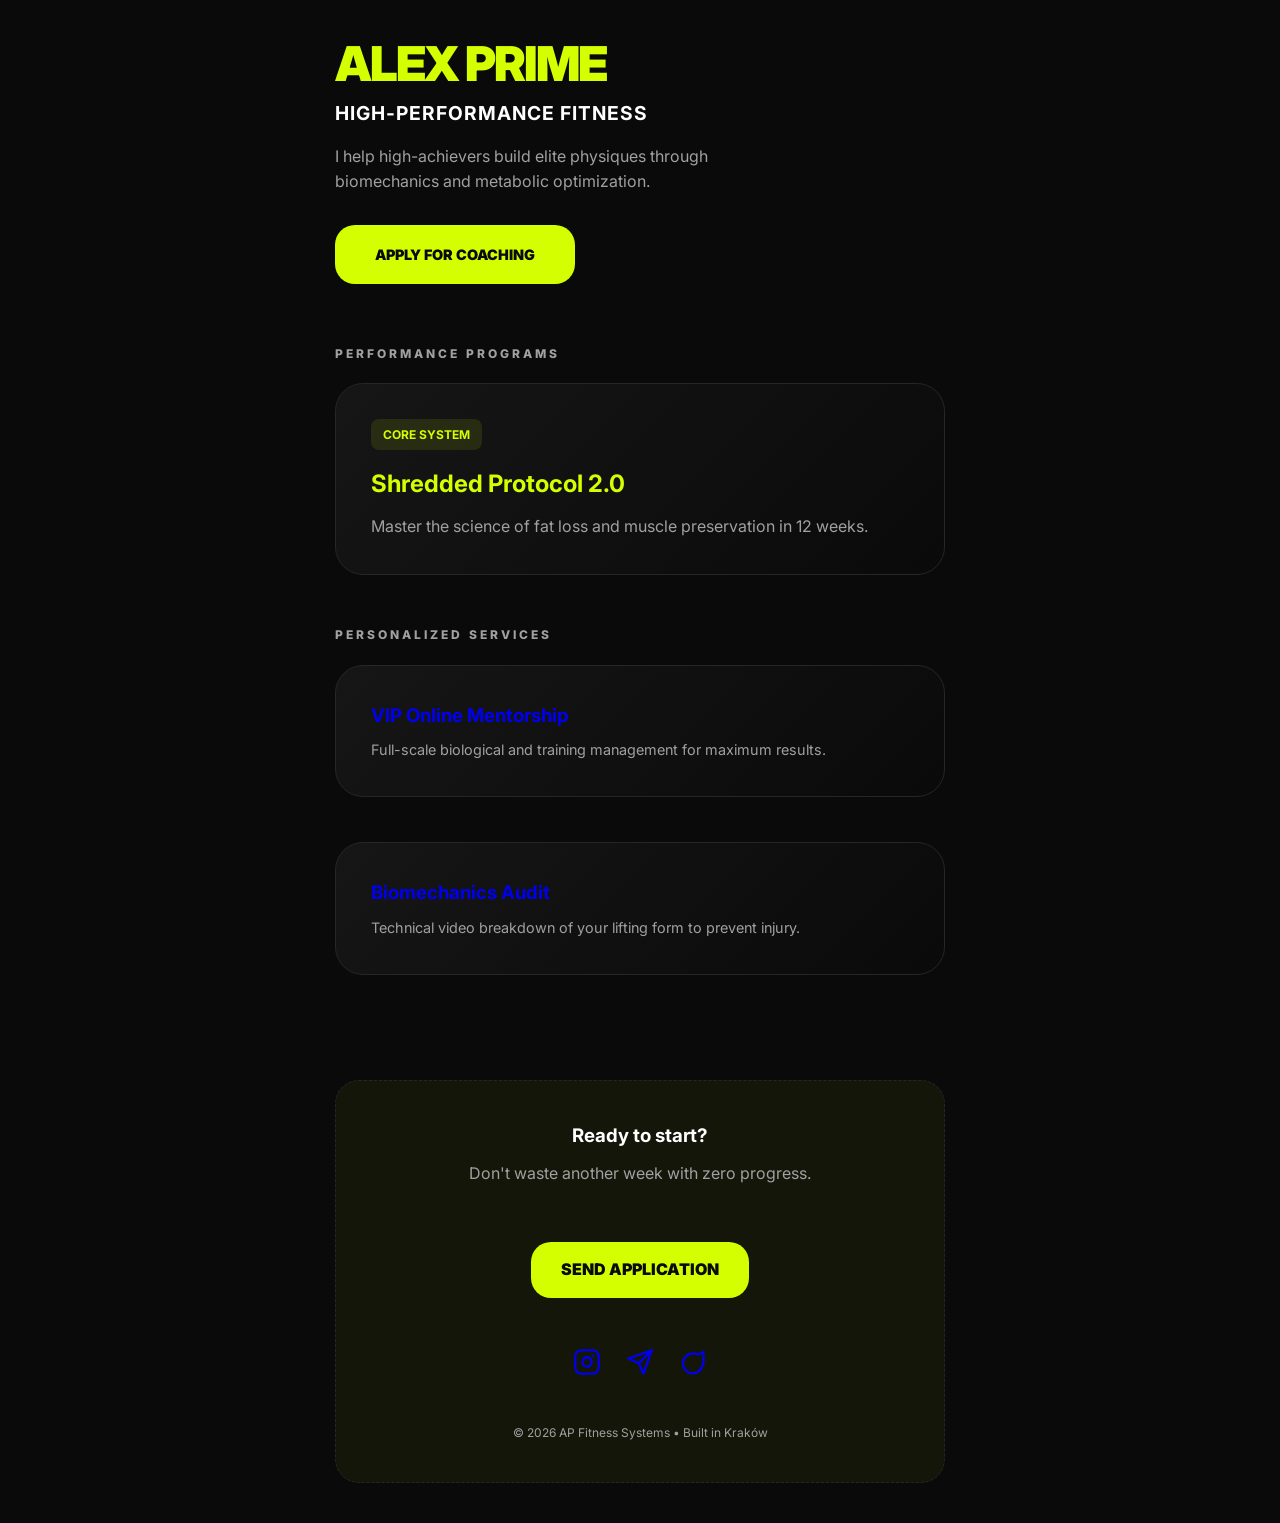
<file: index.html>
<!DOCTYPE html>
<html lang="en">
<head>
    <meta charset="UTF-8">
    <meta name="viewport" content="width=device-width, initial-scale=1.0">
    <title>Alex Prime | Elite Performance Coaching</title>
    <link href="https://fonts.googleapis.com/css2?family=Inter:wght@400;700;900&display=swap" rel="stylesheet">
    <link rel="stylesheet" href="style.css">
</head>
<body>
    <div class="wrapper">
        <header style="margin-bottom: 60px; text-align: left;">
            <h1 style="color: var(--accent-lime);">Alex Prime</h1>
            <p style="font-size: 1.2rem; margin-top: 10px; font-weight: 700; text-transform: uppercase; letter-spacing: 1px;">High-Performance Fitness</p>
            <p style="color: var(--text-gray); max-width: 450px; margin-top: 15px;">
                I help high-achievers build elite physiques through biomechanics and metabolic optimization.
            </p>
            
            <a href="contact.html" class="btn-main" style="margin-top: 30px; display: inline-block; width: auto; padding: 18px 40px; font-size: 0.9rem;">
                APPLY FOR COACHING
            </a>
        </header>

        <span class="section-label">Performance Programs</span>
        <a href="masterclass.html" class="info-card">
            <span class="feature-tag">CORE SYSTEM</span>
            <h2>Shredded Protocol 2.0</h2>
            <p style="color: var(--text-gray);">Master the science of fat loss and muscle preservation in 12 weeks.</p>
        </a>

        <span class="section-label">Personalized Services</span>
        <div style="display: grid; gap: 20px;">
            <a href="service.html" class="info-card">
                <h3>VIP Online Mentorship</h3>
                <p style="color: var(--text-gray); font-size: 0.9rem; margin-top: 8px;">Full-scale biological and training management for maximum results.</p>
            </a>
            
            <a href="audit-detail.html" class="info-card">
                <h3>Biomechanics Audit</h3>
                <p style="color: var(--text-gray); font-size: 0.9rem; margin-top: 8px;">Technical video breakdown of your lifting form to prevent injury.</p>
            </a>
        </div>

        <footer style="margin-top: 80px; padding: 40px; background: rgba(212, 255, 0, 0.05); border-radius: 24px; border: 1px dashed var(--border); text-align: center;">
            <h3 style="margin-bottom: 10px;">Ready to start?</h3>
            <p style="color: var(--text-gray); margin-bottom: 25px;">Don't waste another week with zero progress.</p>
    
            <a href="contact.html?service=general-inquiry" class="btn-main" style="padding: 15px 30px; display: inline-block; margin-bottom: 30px;">SEND APPLICATION</a>

            <div style="display: flex; justify-content: center; gap: 25px; margin-top: 20px;">
                <!-- Instagram -->
                <a href="https://www.instagram.com" target="_blank" class="social-icon">
                  <svg width="28" height="28" viewBox="0 0 24 24" fill="none" stroke="currentColor" stroke-width="2" stroke-linecap="round" stroke-linejoin="round"><rect x="2" y="2" width="20" height="20" rx="5" ry="5"></rect><path d="M16 11.37A4 4 0 1 1 12.63 8 4 4 0 0 1 16 11.37z"></path><line x1="17.5" y1="6.5" x2="17.51" y2="6.5"></line></svg>
                </a>
                <!-- Telegram -->
                <a href="https://t.me" target="_blank" class="social-icon">
                  <svg width="28" height="28" viewBox="0 0 24 24" fill="none" stroke="currentColor" stroke-width="2" stroke-linecap="round" stroke-linejoin="round"><line x1="22" y1="2" x2="11" y2="13"></line><polygon points="22 2 15 22 11 13 2 9 22 2"></polygon></svg>
                </a>
                <!-- WhatsApp -->
                <a href="https://wa.me" target="_blank" class="social-icon">
                  <svg width="28" height="28" viewBox="0 0 24 24" fill="none" stroke="currentColor" stroke-width="2" stroke-linecap="round" stroke-linejoin="round"><path d="M21 11.5a8.38 8.38 0 0 1-.9 3.8 8.5 8.5 0 1 1-7.6-10.6 8.38 8.38 0 0 1 3.8.9L21 3.5Z"></path></svg>
                </a>
            </div>

            <p style="margin-top: 40px; color: var(--text-gray); font-size: 0.75rem;">© 2026 AP Fitness Systems • Built in Kraków</p>
        </footer>
    </div>

    <script src="script.js"></script>
</body>
</html>
</file>
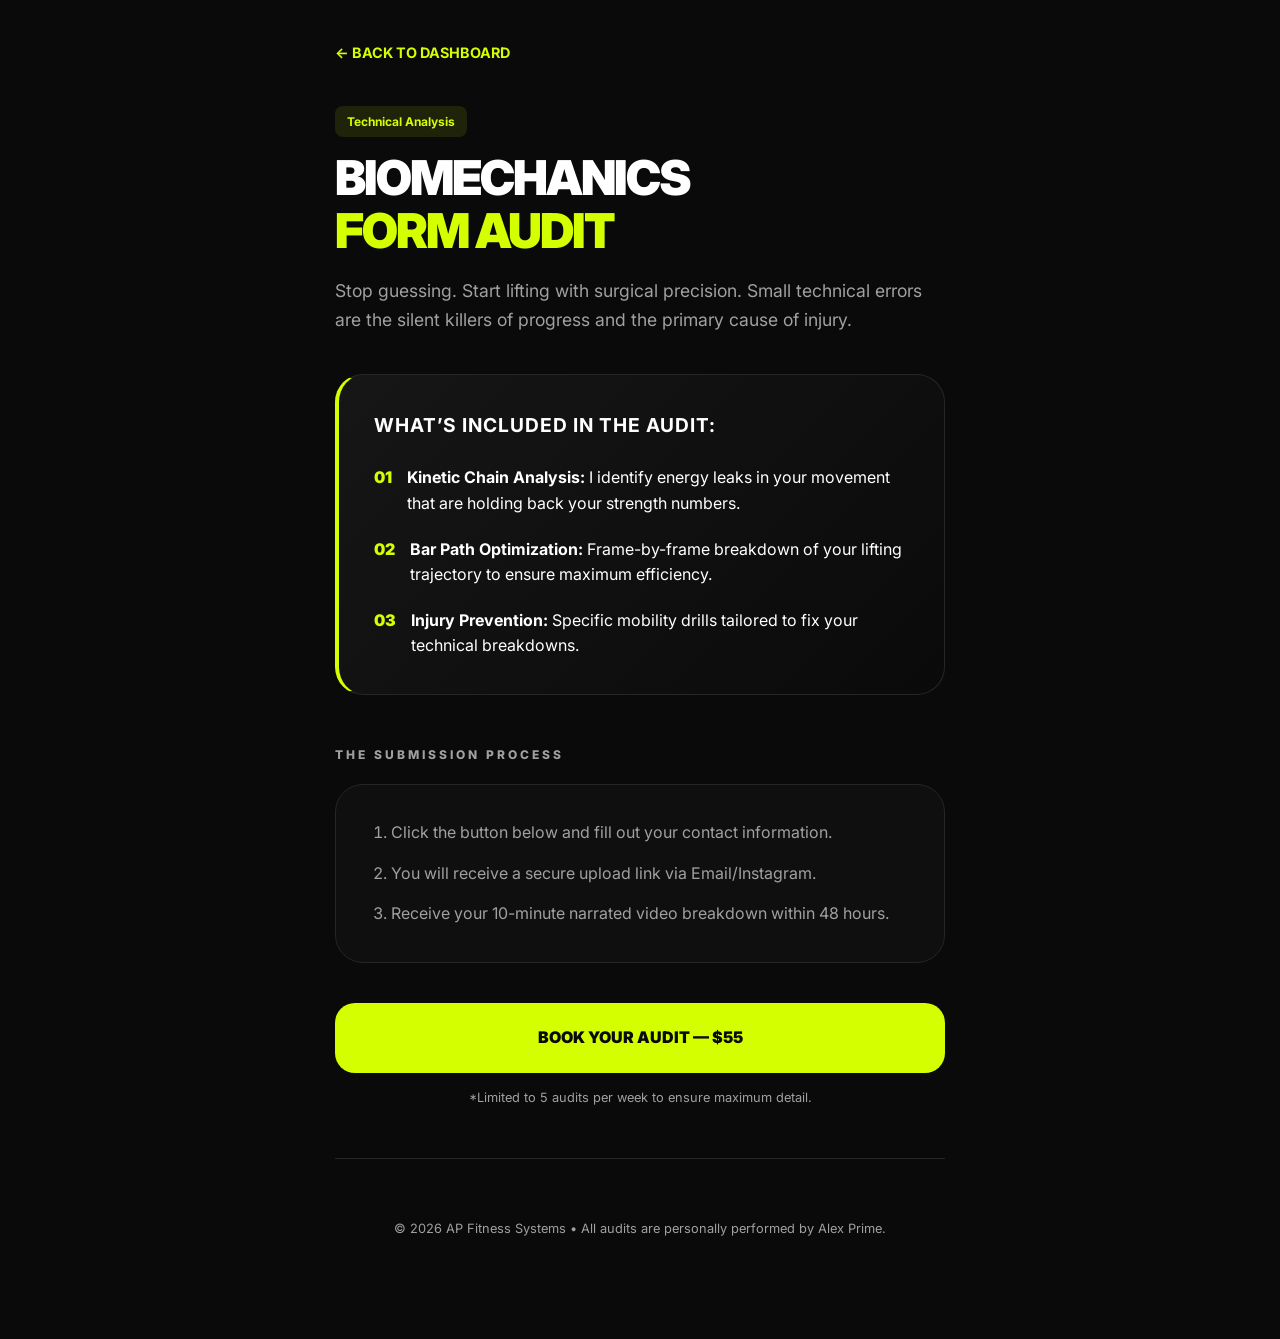
<file: audit-detail.html>
<!DOCTYPE html>
<html lang="en">
<head>
    <meta charset="UTF-8">
    <meta name="viewport" content="width=device-width, initial-scale=1.0">
    <title>Biomechanics Audit | Alex Prime</title>
    <link href="https://fonts.googleapis.com/css2?family=Inter:wght@400;700;900&display=swap" rel="stylesheet">
    <link rel="stylesheet" href="style.css">
</head>
<body>
    <div class="wrapper">
        <nav style="margin-bottom: 40px;">
            <a href="index.html" style="color: var(--accent-lime); text-decoration: none; font-weight: 700; font-size: 0.9rem;">← BACK TO DASHBOARD</a>
        </nav>

        <header style="margin-bottom: 40px;">
            <span class="feature-tag">Technical Analysis</span>
            <h1 style="line-height: 1.1;">Biomechanics <br><span style="color: var(--accent-lime);">Form Audit</span></h1>
            <p style="color: var(--text-gray); margin-top: 20px; font-size: 1.1rem;">
                Stop guessing. Start lifting with surgical precision. Small technical errors are the silent killers of progress and the primary cause of injury.
            </p>
        </header>

        <div class="info-card" style="border-left: 4px solid var(--accent-lime);">
            <h2 style="color: var(--text-white); text-transform: uppercase; font-size: 1.2rem; letter-spacing: 1px;">What’s included in the audit:</h2>
            
            <div style="margin-top: 25px; display: grid; gap: 20px;">
                <div style="display: flex; gap: 15px;">
                    <span style="color: var(--accent-lime); font-weight: 900;">01</span>
                    <p><strong style="color: var(--white);">Kinetic Chain Analysis:</strong> I identify energy leaks in your movement that are holding back your strength numbers.</p>
                </div>
                <div style="display: flex; gap: 15px;">
                    <span style="color: var(--accent-lime); font-weight: 900;">02</span>
                    <p><strong style="color: var(--white);">Bar Path Optimization:</strong> Frame-by-frame breakdown of your lifting trajectory to ensure maximum efficiency.</p>
                </div>
                <div style="display: flex; gap: 15px;">
                    <span style="color: var(--accent-lime); font-weight: 900;">03</span>
                    <p><strong style="color: var(--white);">Injury Prevention:</strong> Specific mobility drills tailored to fix your technical breakdowns.</p>
                </div>
            </div>
        </div>

        <span class="section-label">The Submission Process</span>
        <div class="info-card" style="background: rgba(255,255,255,0.02);">
            <ol style="padding-left: 20px; color: var(--text-gray); display: grid; gap: 15px;">
                <li>Click the button below and fill out your contact information.</li>
                <li>You will receive a secure upload link via Email/Instagram.</li>
                <li>Receive your 10-minute narrated video breakdown within 48 hours.</li>
            </ol>
        </div>

        <div style="margin-top: 40px;">
            <a href="contact.html" class="btn-main" style="display: block; text-decoration: none;">
                BOOK YOUR AUDIT — $55
            </a>
            <p style="text-align: center; color: var(--text-gray); font-size: 0.8rem; margin-top: 15px;">
                *Limited to 5 audits per week to ensure maximum detail.
            </p>
        </div>

        <footer>
            <p style="color: var(--text-gray); font-size: 0.8rem;">© 2026 AP Fitness Systems • All audits are personally performed by Alex Prime.</p>
        </footer>
    </div>

    <script src="script.js"></script>
</body>
</html>
</file>
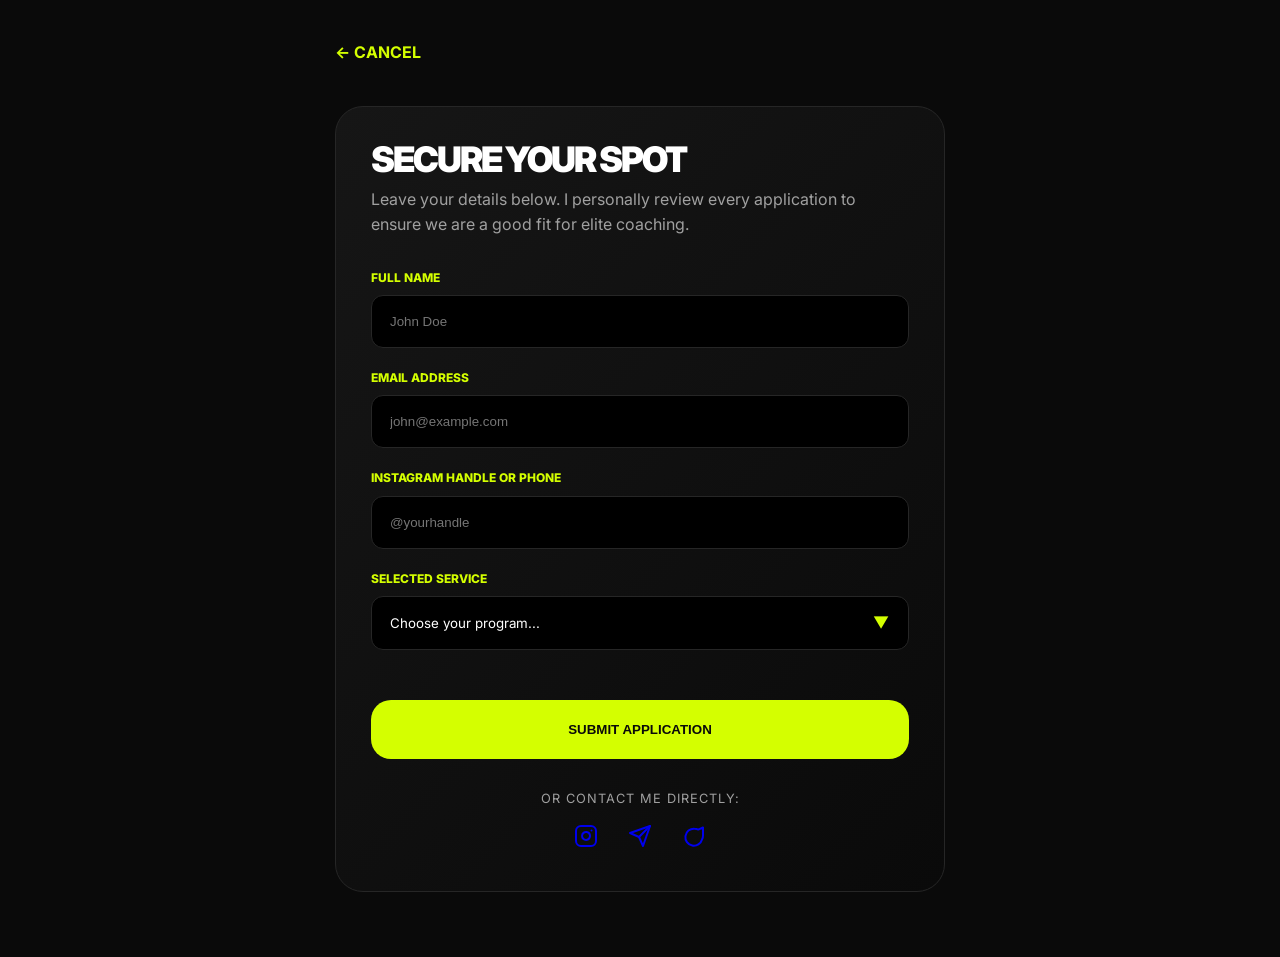
<file: contact.html>
<!DOCTYPE html>
<html lang="en">
<head>
    <meta charset="UTF-8">
    <meta name="viewport" content="width=device-width, initial-scale=1.0">
    <title>Start Your Transformation | Alex Prime</title>
    <link href="https://fonts.googleapis.com/css2?family=Inter:wght@400;700;900&display=swap" rel="stylesheet">
    <link rel="stylesheet" href="style.css">
</head>
<body>
    <div class="wrapper">
        <nav style="margin-bottom: 40px;"><a href="index.html" style="color: var(--accent-lime); text-decoration: none; font-weight: 700;">← CANCEL</a></nav>

        <div class="info-card">
            <h1 style="font-size: 2.2rem; margin-bottom: 10px;">Secure Your Spot</h1>
            <p style="color: var(--text-gray); margin-bottom: 30px;">Leave your details below. I personally review every application to ensure we are a good fit for elite coaching.</p>

            <form id="lead-form" style="display: grid; gap: 20px;">
                <div>
                    <label style="display: block; font-size: 0.75rem; color: var(--accent-lime); text-transform: uppercase; margin-bottom: 8px; font-weight: 800;">Full Name</label>
                    <input type="text" required placeholder="John Doe" style="width: 100%; padding: 18px; background: #000; border: 1px solid var(--border); color: white; border-radius: 12px;">
                </div>

                <div>
                    <label style="display: block; font-size: 0.75rem; color: var(--accent-lime); text-transform: uppercase; margin-bottom: 8px; font-weight: 800;">Email Address</label>
                    <input type="email" required placeholder="john@example.com" style="width: 100%; padding: 18px; background: #000; border: 1px solid var(--border); color: white; border-radius: 12px;">
                </div>

                <div>
                    <label style="display: block; font-size: 0.75rem; color: var(--accent-lime); text-transform: uppercase; margin-bottom: 8px; font-weight: 800;">Instagram Handle or Phone</label>
                    <input type="text" required placeholder="@yourhandle" style="width: 100%; padding: 18px; background: #000; border: 1px solid var(--border); color: white; border-radius: 12px;">
                </div>

                <div>
                   <label style="display: block; font-size: 0.75rem; color: var(--accent-lime); text-transform: uppercase; margin-bottom: 8px; font-weight: 800;">Selected Service</label>
                   <div style="position: relative;">
                       <select name="service" required style="width: 100%; padding: 18px; background: #000; border: 1px solid var(--border); color: white; border-radius: 12px; appearance: none; cursor: pointer; font-family: 'Inter', sans-serif;">
                         <option value="" disabled selected>Choose your program...</option>
                         <option value="shredded-protocol">Shredded Protocol 2.0 (Masterclass)</option>
                         <option value="vip-mentorship">VIP Online Mentorship (1:1 Coaching)</option>
                         <option value="biomechanics-audit">Biomechanics Form Audit (Video Breakdown)</option>
                         <option value="general-inquiry">General Fitness Inquiry</option>
                        </select>
                        
                        <div style="position: absolute; right: 20px; top: 50%; transform: translateY(-50%); pointer-events: none; color: var(--accent-lime);">
                        ▼</div>
                   </div>
                </div>

                <button type="submit" class="btn-main" style="border: none; cursor: pointer; width: 100%;">Submit Application</button>
            </form>


            <div style="margin-top: 30px; text-align: center;">
              <p style="color: var(--text-gray); font-size: 0.8rem; text-transform: uppercase; letter-spacing: 1px; margin-bottom: 15px;">Or contact me directly:</p>
                <div style="display: flex; justify-content: center; gap: 30px;">
                 <!-- Instagram -->
                    <a href="https://www.instagram.com" target="_blank" class="social-icon">
                       <svg width="24" height="24" viewBox="0 0 24 24" fill="none" stroke="currentColor" stroke-width="2" stroke-linecap="round" stroke-linejoin="round"><rect x="2" y="2" width="20" height="20" rx="5" ry="5"></rect><path d="M16 11.37A4 4 0 1 1 12.63 8 4 4 0 0 1 16 11.37z"></path><line x1="17.5" y1="6.5" x2="17.51" y2="6.5"></line></svg>
                    </a>
                    <!-- Telegram -->
                    <a href="https://t.me" target="_blank" class="social-icon">
                       <svg width="24" height="24" viewBox="0 0 24 24" fill="none" stroke="currentColor" stroke-width="2" stroke-linecap="round" stroke-linejoin="round"><line x1="22" y1="2" x2="11" y2="13"></line><polygon points="22 2 15 22 11 13 2 9 22 2"></polygon></svg>
                    </a>
                    <!-- WhatsApp -->
                    <a href="https://wa.me" target="_blank" class="social-icon">
                       <svg width="24" height="24" viewBox="0 0 24 24" fill="none" stroke="currentColor" stroke-width="2" stroke-linecap="round" stroke-linejoin="round"><path d="M21 11.5a8.38 8.38 0 0 1-.9 3.8 8.5 8.5 0 1 1-7.6-10.6 8.38 8.38 0 0 1 3.8.9L21 3.5Z"></path></svg>
                    </a>
                </div>
            </div>
        </div>
    </div>

    <script src="script.js"></script>
</body>
</html>
</file>
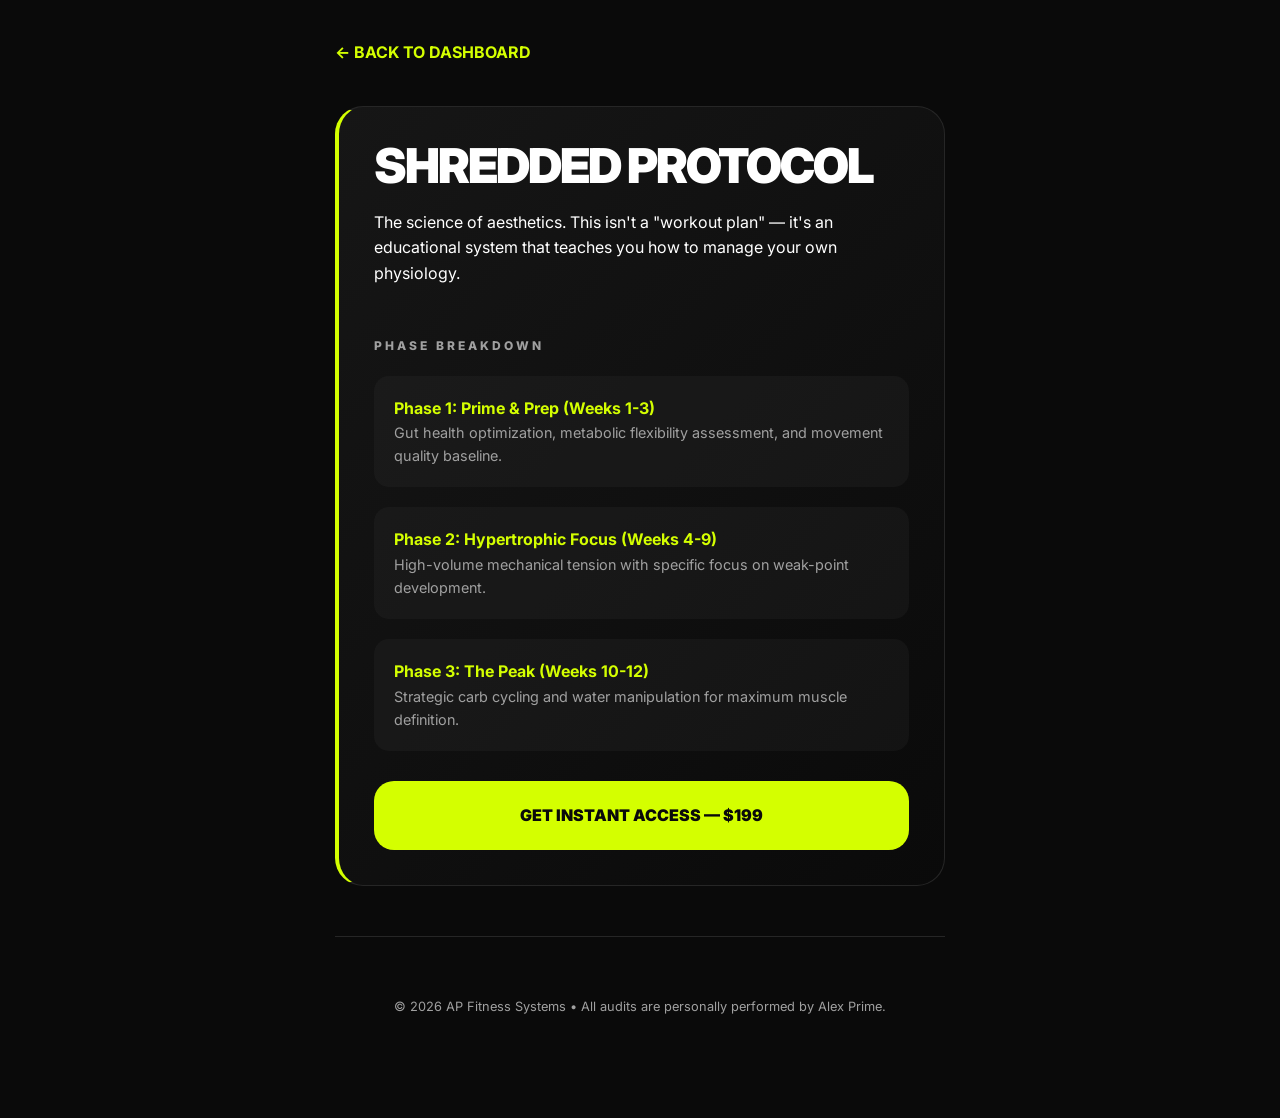
<file: masterclass.html>
<!DOCTYPE html>
<html lang="en">
<head>
    <meta charset="UTF-8">
    <meta name="viewport" content="width=device-width, initial-scale=1.0">
    <title>Alex Prime | Shredded Protocol</title>
    <link href="https://fonts.googleapis.com/css2?family=Inter:wght@400;700;800&display=swap" rel="stylesheet">
    <link rel="stylesheet" href="style.css">
</head>
<body>
    <div class="wrapper">
      <nav style="margin-bottom: 40px;"><a href="index.html" style="color: var(--accent-lime); text-decoration: none; font-weight: 700;">← BACK TO DASHBOARD</a></nav>
    
        <div class="info-card" style="border-left: 4px solid var(--accent-lime);">
            <h1>Shredded Protocol</h1>
            <p style="margin: 20px 0;">The science of aesthetics. This isn't a "workout plan" — it's an educational system that teaches you how to manage your own physiology.</p>
            <h3 class="section-label">Phase Breakdown</h3>

            <div style="display: grid; gap: 20px;">
                <div style="background: rgba(255,255,255,0.03); padding: 20px; border-radius: 15px;">
                  <h4 style="color: var(--accent-lime);">Phase 1: Prime & Prep (Weeks 1-3)</h4>
                  <p style="font-size: 0.9rem; color: var(--text-gray);">Gut health optimization, metabolic flexibility assessment, and movement quality baseline.</p>
                </div>
                <div style="background: rgba(255,255,255,0.03); padding: 20px; border-radius: 15px;">
                  <h4 style="color: var(--accent-lime);">Phase 2: Hypertrophic Focus (Weeks 4-9)</h4>
                  <p style="font-size: 0.9rem; color: var(--text-gray);">High-volume mechanical tension with specific focus on weak-point development.</p>
                </div>
                <div style="background: rgba(255,255,255,0.03); padding: 20px; border-radius: 15px;">
                  <h4 style="color: var(--accent-lime);">Phase 3: The Peak (Weeks 10-12)</h4>
                  <p style="font-size: 0.9rem; color: var(--text-gray);">Strategic carb cycling and water manipulation for maximum muscle definition.</p>
                </div>
            </div>

            <a href="contact.html" class="btn-main">Get Instant Access — $199</a>
        </div>

        <footer>
            <p style="color: var(--text-gray); font-size: 0.8rem;">© 2026 AP Fitness Systems • All audits are personally performed by Alex Prime.</p>
        </footer>
    </div>

    <script src="script.js"></script>
</body>
</html>
</file>
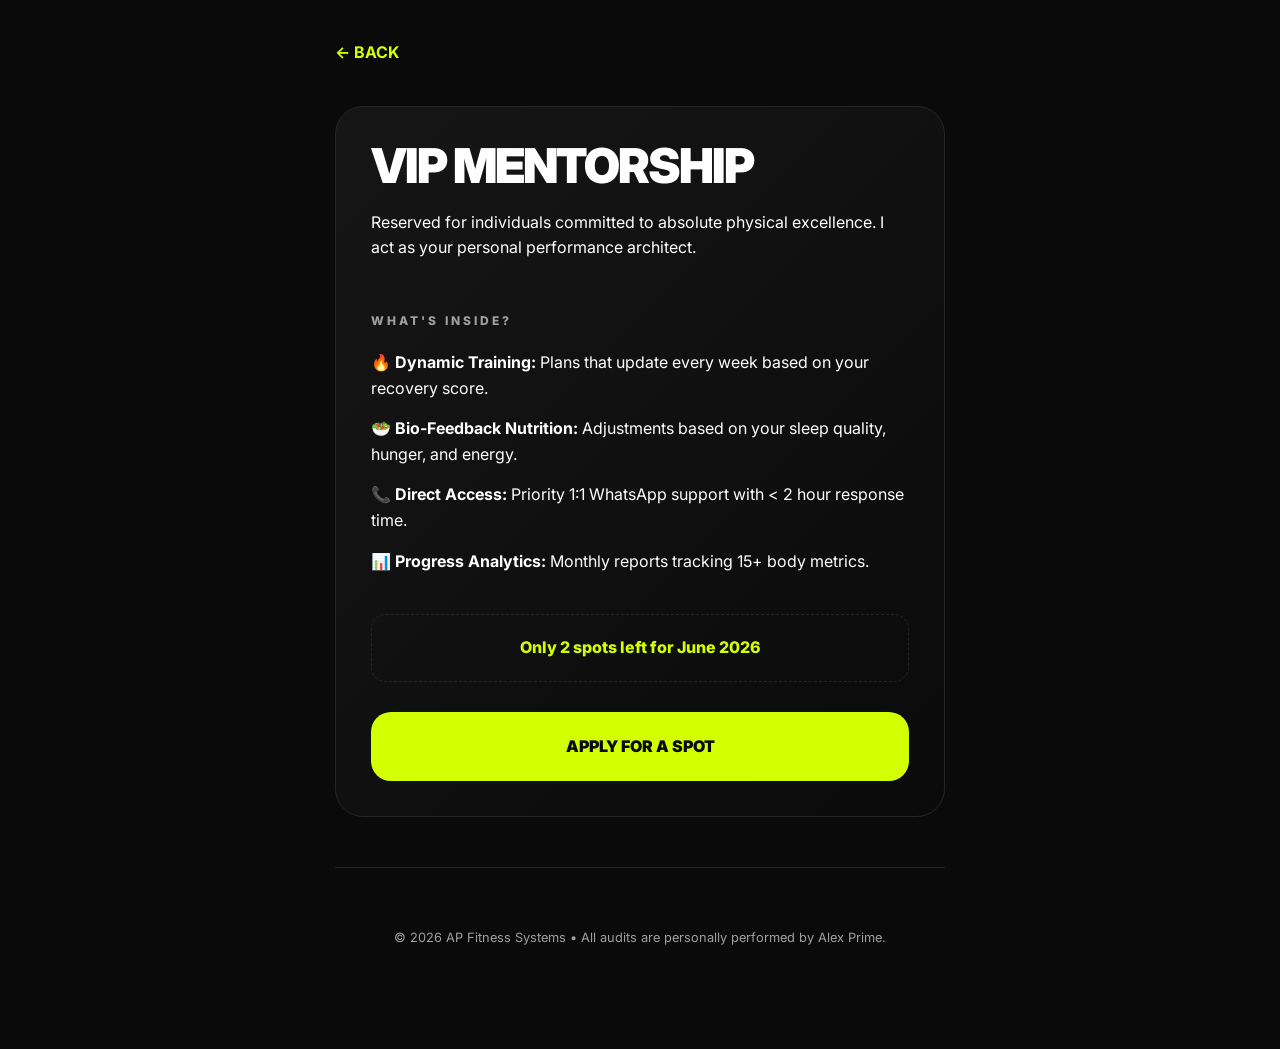
<file: service.html>
<!DOCTYPE html>
<html lang="en">
<head>
    <meta charset="UTF-8">
    <meta name="viewport" content="width=device-width, initial-scale=1.0">
    <title>Alex Prime | VIP Mentorship</title>
    <link href="https://fonts.googleapis.com/css2?family=Inter:wght@400;700;800&display=swap" rel="stylesheet">
    <link rel="stylesheet" href="style.css">
</head>
<body>
    <div class="wrapper">
       <nav style="margin-bottom: 40px;"><a href="index.html" style="color: var(--accent-lime); text-decoration: none; font-weight: 700;">← BACK</a></nav>
    
        <div class="info-card">
           <h1>VIP Mentorship</h1>
           <p style="margin: 20px 0;">Reserved for individuals committed to absolute physical excellence. I act as your personal performance architect.</p>
           <h3 class="section-label">What's Inside?</h3>

            <ul style="list-style: none; display: grid; gap: 15px;">
              <li>🔥 <strong>Dynamic Training:</strong> Plans that update every week based on your recovery score.</li>
              <li>🥗 <strong>Bio-Feedback Nutrition:</strong> Adjustments based on your sleep quality, hunger, and energy.</li>
              <li>📞 <strong>Direct Access:</strong> Priority 1:1 WhatsApp support with < 2 hour response time.</li>
              <li>📊 <strong>Progress Analytics:</strong> Monthly reports tracking 15+ body metrics.</li>
            </ul>

            <div style="margin-top: 40px; padding: 20px; border: 1px dashed var(--border); border-radius: 15px; text-align: center;">
              <p style="color: var(--accent-lime); font-weight: 800;">Only 2 spots left for June 2026</p>
            </div>

            <a href="contact.html" class="btn-main">Apply for a Spot</a>
        </div>

        <footer>
            <p style="color: var(--text-gray); font-size: 0.8rem;">© 2026 AP Fitness Systems • All audits are personally performed by Alex Prime.</p>
        </footer>
   </div>

    <script src="script.js"></script>
</body>
</html>
</file>
<file: style.css>
:root {
    --bg-dark: #0a0a0a;
    --card-bg: #161616;
    --accent-lime: #d4ff00;
    --text-white: #ffffff;
    --text-gray: #a0a0a0;
    --border: #262626;
    --gradient: linear-gradient(135deg, #161616 0%, #0a0a0a 100%);
}

* { margin: 0; padding: 0; box-sizing: border-box; }

body {
    background-color: var(--bg-dark);
    font-family: 'Inter', sans-serif;
    color: var(--text-white);
    line-height: 1.6;
}

.wrapper {
    max-width: 650px;
    margin: 0 auto;
    padding: 40px 20px;
}

/* Typography */
h1 { font-size: 3rem; font-weight: 900; letter-spacing: -2px; text-transform: uppercase; line-height: 1; }
h2 { font-size: 1.5rem; color: var(--accent-lime); margin-bottom: 10px; }
.section-label { font-size: 12px; font-weight: 800; color: var(--text-gray); text-transform: uppercase; letter-spacing: 3px; margin: 50px 0 20px; display: block; }

/* Cards & Elements */
.info-card {
    background: var(--gradient);
    border: 1px solid var(--border);
    padding: 35px;
    border-radius: 28px;
    margin-bottom: 25px;
    transition: 0.4s cubic-bezier(0.175, 0.885, 0.32, 1.275);
    text-decoration: none;
    display: block;
}

.info-card:hover { transform: scale(1.02); border-color: var(--accent-lime); }

.feature-tag {
    display: inline-block;
    padding: 6px 12px;
    background: rgba(212, 255, 0, 0.1);
    color: var(--accent-lime);
    border-radius: 8px;
    font-size: 12px;
    font-weight: 700;
    margin-bottom: 15px;
}

.btn-main {
    background: var(--accent-lime);
    color: var(--bg-dark);
    text-align: center;
    padding: 22px;
    border-radius: 20px;
    text-decoration: none;
    font-weight: 900;
    text-transform: uppercase;
    display: block;
    margin-top: 30px;
}

footer { text-align: center; padding: 60px 0; border-top: 1px solid var(--border); margin-top: 50px; }
</file>
